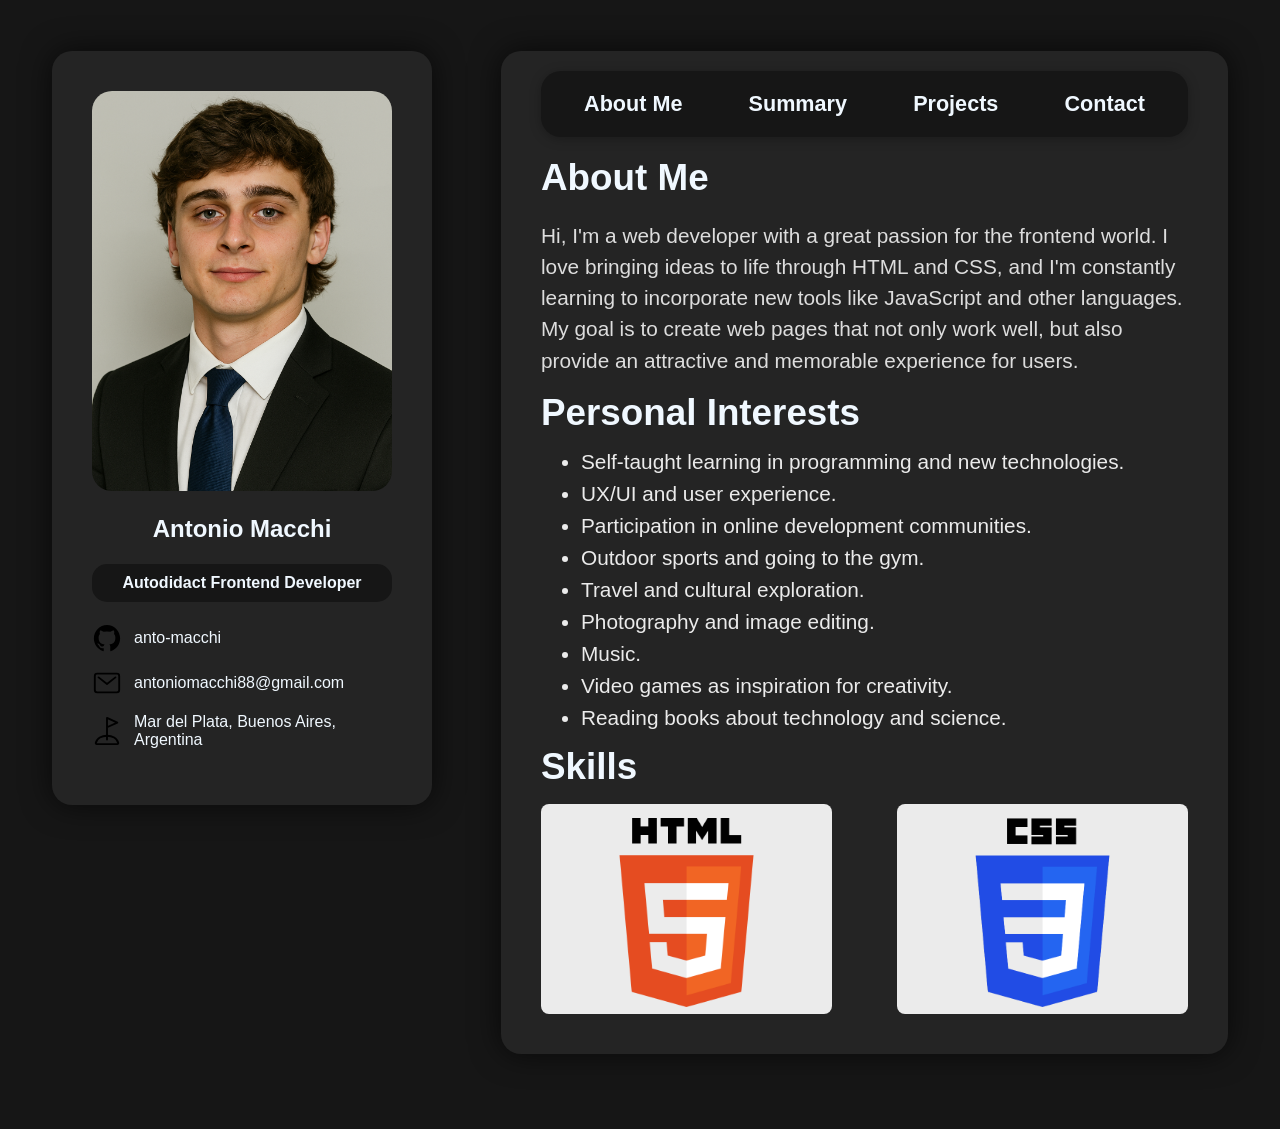
<file: index.html>
<!DOCTYPE html>
<html lang="en">
  <head>
    <meta charset="UTF-8" />
    <meta name="viewport" content="width=device-width, initial-scale=1.0" />
    <title>Antonio Macchi</title>
    <link rel="stylesheet" href="homestyle.css" />
    <link rel="icon" href="./logos/mini logo portfolio.png" type="image/png" />
  </head>
  <body>
    <main class="main-content">
      <aside class="side-bar">
        <div class="foto-perfil">
          <img src="./fotos/foto-cv.png" alt="" />
        </div>
        <div class="titulos">
          <h2>Antonio Macchi</h2>
          <h4>Autodidact Frontend Developer</h4>
        </div>
        <button class="contact-toggle-btn" onclick="toggleContacts()">
          Show Contacts
        </button>
        <ul id="contact-list">
          <li>
            <div class="icon"><img src="./logos/logo-github.svg" alt="" /></div>
            <a
              href="https://github.com/anto-macchii"
              target="_blank"
              rel="noopener noreferrer"
              >anto-macchi</a
            >
          </li>

          <li>
            <div class="icon">
              <img src="./logos/mail-outline.svg" alt="" />
            </div>
            <a
              href="mailto:antoniomacchi88@gmail.com"
              target="_blank"
              rel="noopener noreferrer"
              >antoniomacchi88@gmail.com</a
            >
          </li>
          <li>
            <div class="icon">
              <img src="./logos/golf-outline.svg" alt="" />
            </div>
            <a
              href="https://www.google.com/maps/place/Mar+del+Plata,+Buenos+Aires,+Argentina"
              target="_blank"
              rel="noopener noreferrer"
            >
              Mar del Plata, Buenos Aires, Argentina
            </a>
          </li>
        </ul>
      </aside>
      <article>
        <header class="article-header">
          <nav>
            <ul class="nav-list">
              <li>
                <a
                  href="#"
                  onclick="showSection('about'); event.preventDefault();"
                  >About Me</a
                >
              </li>
              <li>
                <a
                  href="#"
                  onclick="showSection('resumen'); event.preventDefault();"
                  >Summary</a
                >
              </li>
              <li>
                <a
                  href="#"
                  onclick="showSection('projects'); event.preventDefault();"
                  >Projects</a
                >
              </li>
              <li>
                <a
                  href="#"
                  onclick="showSection('contact'); event.preventDefault();"
                  >Contact</a
                >
              </li>
            </ul>
          </nav>
        </header>
        <main class="article-main">
          <section id="about" class="section">
            <h2>About Me</h2>
            <p>
              Hi, I'm a web developer with a great passion for the frontend
              world. I love bringing ideas to life through HTML and CSS, and I'm
              constantly learning to incorporate new tools like JavaScript and
              other languages. My goal is to create web pages that not only work
              well, but also provide an attractive and memorable experience for
              users.
            </p>
            <h2>Personal Interests</h2>
            <div class="list-ip">
              <ul>
                <li>
                  Self-taught learning in programming and new technologies.
                </li>
                <li>UX/UI and user experience.</li>
                <li>Participation in online development communities.</li>
                <li>Outdoor sports and going to the gym.</li>
                <li>Travel and cultural exploration.</li>
                <li>Photography and image editing.</li>
                <li>Music.</li>
                <li>Video games as inspiration for creativity.</li>
                <li>Reading books about technology and science.</li>
              </ul>
            </div>
            <h2>Skills</h2>
            <div class="skills-container">
              <div class="skill html-skill">
                <img src="./fotos/HTML5_logo_and_wordmark.svg.png" alt="" />
              </div>
              <div class="skill css-skill">
                <img src="./fotos/CCS3_logo_and_wordmark.svg.png" alt="" />
              </div>
            </div>
          </section>
          <section id="resumen" class="section">
            <h2>Summary</h2>
            <div class="timeline-container">
              <div class="timeline-block">
                <div class="timeline-title">
                  <img
                    src="./logos/book-outline.svg"
                    alt="Education"
                    class="timeline-icon"
                  />
                  <h3>Education</h3>
                </div>
                <ul class="timeline-list">
                  <li>
                    <div class="timeline-dot"></div>
                    <div>
                      <strong>Commerce Employees Union, Argentina</strong><br />
                      Web design course oriented to frontend (SEO, optimization,
                      etc.)<br />
                      <span class="timeline-date">2025 — Present</span>
                    </div>
                  </li>
                   <li>
                    <div class="timeline-dot"></div>
                    <div>
                      <strong
                        >Instituto Albert Einstein School, Argentina</strong
                      ><br />
                      High School Diploma Oriented to Natural Sciences<br />
                      <span class="timeline-date">2024</span>
                    </div>
                  </li>
                </ul>
              </div>
              <div class="timeline-block">
                <div class="timeline-title">
                  <img
                    src="./logos/folder-open-outline.svg"
                    alt="Experience"
                    class="timeline-icon"
                  />
                  <h3>Work Experience</h3>
                </div>
                <ul class="timeline-list">
                  <li>
                    <div class="timeline-dot"></div>
                    <div>
                      <strong>Freelance Frontend Developer</strong><br />
                      Web projects for private clients<br />
                      <span class="timeline-date">2023 — Present</span>
                    </div>
                  </li>
                  
                  <li>
                    <div class="timeline-dot"></div>
                    <div>
                      <strong>Car Interior Detailing</strong><br />
                      Ponele Brillo 397 Company, Mar del Plata, Argentina<br />
                      <span class="timeline-date">JUL 2025 — OCT 2025</span>
                    </div>
                  </li>
                   <li>
                    <div class="timeline-dot"></div>
                    <div>
                      <strong
                        >Packer and Distributor of Manufactured Products</strong
                      ><br />
                      Brandless Company, Mar del Plata, Argentina<br />
                      <span class="timeline-date">APR 2025 — JUL 2025</span>
                    </div>
                  </li>
                   <li>
                    <div class="timeline-dot"></div>
                    <div>
                      <strong>Administrative Assistant at Tourist Center</strong
                      ><br />
                      San Sebastian Company, Mar del Plata, Argentina<br />
                      <span class="timeline-date">JAN 2025 — MAR 2025</span>
                    </div>
                  </li>
                  <li>
                    <div class="timeline-dot"></div>
                    <div>
                      <strong>Counter Customer Service </strong><br />
                      Chiringo de Playa Grande Company, Mar del Plata,
                      Argentina<br />
                      <span class="timeline-date">DEC 2024 — JAN 2025</span>
                    </div>
                  </li>


                  <!-- Add more experiences if you wish -->
                </ul>
              </div>
            </div>
          </section>
          <section id="projects" class="section">
            <h2>Projects</h2>
            <div class="grid-projects">
              <div class="project-card">
                <img
                  src="./fotos/Carzone.png"
                  alt="Project 1"
                  class="project-image"
                />
                <h3 class="project-title">CarZone</h3>
                <p class="project-description">
                  First project I made with HTML and CSS during high school,
                  using my self-taught knowledge. It’s an informative page about
                  high-end cars. (I recently improved it by incorporating new
                  knowledge and with the help of Copilot for the JavaScript
                  part).
                </p>
                <a
                  href="https://github.com/anto-macchii/CarZone-Car-information-page-with-HTML-CSS-and-JavaScript."
                  class="btn-link"
                  target="_blank"
                  >See Project</a
                >
              </div>
              <div class="project-card">
                <img
                  src="./fotos/NPM-Shop.png"
                  alt="Project 3"
                  class="project-image"
                />
                <h3 class="project-title">NPM Shop</h3>
                <p class="project-description">
                  NPM Shop is a fictional clothing store that I developed as a
                  project during the web design course at the Commerce Workers'
                  Union. I used HTML and CSS to create an attractive and
                  functional interface, focusing on the user experience.
                </p>
                <a
                  href="https://github.com/anto-macchii/NPM-Shop"
                  class="btn-link"
                  target="_blank"
                  >See Project</a
                >
              </div>
              <div class="project-card">
                <img
                  src="./fotos/RecetasGo.png"
                  alt="Project 2"
                  class="project-image"
                />
                <h3 class="project-title">RecetasGo</h3>
                <p class="project-description">
                  RecetasGo is a recipe page where you can find a wide variety
                  of dishes. It only includes the HTML and CSS for what would be
                  the main page. This was an activity I completed in the web
                  design course at the Commerce Employees Union.
                </p>
                <a
                  href="https://github.com/anto-macchii/RecetasGo"
                  class="btn-link"
                  target="_blank"
                  >See Project</a
                >
              </div>
              <div class="project-card">
                <img
                  src="./fotos/travel vision.png"
                  alt="Project 3"
                  class="project-image"
                />
                <h3 class="project-title">Travel Vision</h3>
                <p class="project-description">
                  Travel Vision is an informative page about tourism in Pokhara,
                  which I made as an activity in the web design course at the
                  Commerce Employees Union. Using only CSS and HTML I created a
                  visually appealing and user-friendly interface.
                </p>
                <a
                  href="https://github.com/anto-macchii/Travel-Vision"
                  class="btn-link"
                  target="_blank"
                  >See Project</a
                >
              </div>
              <div class="project-card">
                <img
                  src="./fotos/metafit.png"
                  alt="Project 3"
                  class="project-image"
                />
                <h3 class="project-title">MetaFitness</h3>
                <p class="project-description">
                  MetaFitness is a fitness-focused website that I developed as
                  part of a web design course. The project showcases my ability
                  to create a clean and modern layout using only HTML and CSS.
                </p>
                <a
                  href="https://github.com/anto-macchii/MetaFitness"
                  class="btn-link"
                  target="_blank"
                  >See Project</a
                >
              </div>
              <div class="project-card">
                <img
                  src="./fotos/hallowfest.png"
                  alt="Project 3"
                  class="project-image"
                />
                <h3 class="project-title">HallowFest</h3>
                <p class="project-description">
                  Hallowfest is a Halloween-themed event website that I created
                  as part of a web design course. The project highlights my
                  ability to design engaging and festive layouts using only HTML
                  and CSS.
                </p>
                <a
                  href="https://github.com/anto-macchii/HallowFest"
                  class="btn-link"
                  target="_blank"
                  >See Project</a
                >
              </div>
            </div>
          </section>
          <section id="contact" class="section">
            <h2>Contact</h2>
            <div class="contact-form">
              <form action="">
                <label for="name">Full Name:</label>
                <input type="text" id="name" name="name" required />
                <label for="email">Email:</label>
                <input type="email" id="email" name="email" required />
                <label for="message">Message:</label>
                <textarea id="message" name="message" required></textarea>
                <button type="submit">Send</button>
              </form>
            </div>
          </section>
        </main>
      </article>
    </main>
    <script src="main.js"></script>
  </body>
</html>
</file>
<file: homestyle.css>
body {
  font-family: "Arial", sans-serif;
  color: aliceblue;
  margin: 0;
  padding: 0;
  background-color: #161616;
}

/*----------- Estilos para la sección principal -----------*/

.main-content {
  max-width: 1200px;
  margin-inline: auto;
  display: flex;
  justify-content: center;
  align-items: stretch;
  gap: 45px;
  margin-top: 4%;
  container-type: inline-size;
  container-name: main-content;
}

/*----------- querys SECCION PRINCIPAL -----------*/

@media (max-width: 1140px) {
  .main-content {
    flex-direction: column;
    align-items: center;
  }

  .foto-perfil img {
    height: auto;
    width: 100%;
  }
}

/*----------- FIN DE querys SECCION PRINCIPAL -----------*/

/*----------- FIN DE ESTILOS SECCION PRINCIPAL -----------*/

/*----------- SIDE BAR -----------*/

.side-bar {
  background-color: #242424;
  border-radius: 20px;
  padding: 40px;
  width: 300px;
  height: fit-content;
  margin: 0 12px 75px;
  position: sticky;
  top: 20px;
  box-shadow: 0 0 30px 0 #000002a6;
}

.foto-perfil img {
  height: 400px;
  width: 300px;
  object-fit: cover;
  border-radius: 20px;
}

.contact-toggle-btn {
  display: none;
      margin: 50px 0 0 0;
}

.side-bar ul {
  list-style: none;
  padding: 0;
}

.icon {
  height: 30px;
}

.side-bar li {
  display: flex;
  align-items: center;
  margin-bottom: 15px;
}

.side-bar .icon {
  margin-right: 12px;
}

.side-bar .icon img {
  width: 30px;
  height: 30px;
}

.side-bar a,
span {
  color: aliceblue;
  text-decoration: none;
  font-size: 1em;
}

.titulos {
  text-align: center;
  margin-bottom: 20px;
}

.titulos h4 {
  background-color: #161616;
  padding: 10px;
  border-radius: 15px;
}



/*----------- querys sidebar -----------*/
@media (max-width: 768px) {
  .side-bar {
    position: static !important;
  }

.contact-toggle-btn{
  padding: 0;
  margin-top: 0;
}

}
@media (max-width: 1140px) {
  .side-bar {
    box-sizing: border-box;
    width: 97%;
    margin-bottom: 40px;
    display: flex;
    flex-direction: row;
    align-items: center;
    justify-content: center;
    gap: 20px;
    flex-wrap: wrap;
  }

  /* Oculta la lista de contactos por defecto en mobile/tablet */
  .side-bar ul {
    display: none;
    flex-direction: column;
    align-items: flex-start;
    width: 100%;
    margin-top: 12px;
    background: #242424;
    border-radius: 12px;
    padding: 0;
  }

  /* Muestra la lista cuando tiene la clase 'show' */
  .side-bar ul.show {
    display: flex;
  }

  /* Estilo para el botón de mostrar contactos */
  .contact-toggle-btn {
    display: inline-block;
    background: #008cff;
    color: #fff;
    border: none;
    border-radius: 8px;
    padding: 10px 18px;
    font-size: 1em;
    font-weight: bold;
    cursor: pointer;
    transition: background 0.2s;
    width: 50%;
    text-align: center;
  }
  .contact-toggle-btn:hover {
    background: #48e;
  }

  /* Animación para mostrar/ocultar la lista de contactos */
  .side-bar ul {
    transition: max-height 0.7s cubic-bezier(0.4, 0, 0.2, 1),
      opacity 0.7s cubic-bezier(0.4, 0, 0.2, 1);
    overflow: hidden;
    max-height: 0;
    opacity: 0;
    display: flex; /* Mantener flex para animación */
    flex-direction: column;
    align-items: flex-start;
    width: 100%;
    margin-top: 12px;
    background: #242424;
    border-radius: 12px;
    padding: 0;
  }

  .side-bar ul.show {
    max-height: 500px; /* Suficiente para todos los items */
    opacity: 1;
    padding: 12px 0 0 0;
    transition: max-height 0.8s cubic-bezier(0.4, 0, 0.2, 1),
      opacity 0.8s cubic-bezier(0.4, 0, 0.2, 1);
  }
}

/*----------- FIN DE querys sidebar -----------*/

/*----------- ARTICULO -----------*/

article {
  background-color: #242424;
  border-radius: 20px;
  padding: 40px;
  padding-top: 20px;
  flex: 1;
  margin: 0 12px 75px;
  position: relative; 
  box-shadow: 0 0 30px 0 #000002a6;
}

.article-main {
  position: relative;
}

.nav-list {
  background-color: #161616;
  padding: 20px 20px;
  border-radius: 20px;
  display: flex;
  flex-direction: row;
  align-items: center;
  justify-content: space-around;
  gap: 20px;
  margin: 20px 0;
  margin-top: 0;
  min-width: unset; /* Elimina el ancho mínimo */
  min-height: unset; /* Elimina la altura mínima */
  box-shadow: 0 2px 12px #0004;
}

.nav-list a {
  color: aliceblue;
  text-decoration: none;
  font-size: 1.35em;
  font-weight: bold;
  transition: color 0.3s;
}

ul.nav-list {
  list-style: none;
}

.nav-list a:hover {
  color: #48e;
}

.section {
  display: none;
  opacity: 0;
  transition: opacity 0.4s;
}

.section.active {
  display: block;
  opacity: 1;
  animation: fadeIn .6s;
}

@keyframes fadeIn {
  from {
    opacity: 0;
    transform: translateY(10px);
  }
  to {
    opacity: 1;
    transform: translateY(0);
  }
}

.section-header {
  display: flex;
  align-items: center;
  justify-content: space-between;
  margin-bottom: 32px;
  gap: 24px;
}

.section h2 {
  margin: 0;
  font-size: 2.3em;
}

.section-header .nav {
  margin: 0;
  padding: 0;
  box-shadow: none;
}

.article-main p {
  margin-bottom: 16px;
  font-size: 1.3em;
  line-height: 1.5em;
  text-overflow: balance;
  text-wrap: wrap;
  color: #dddddd;
}

/*----------- querys ARTICULO -----------*/



@media (max-width: 768px) {
  article {
    width: 100%;
  }

 .article-header  ul{
    padding: 20px 20px;
    margin: 0;
    margin-bottom: 30px;
    display: flex;
    flex-direction: row;
    gap: 10px;

  }

  nav {
    padding: 0;
    margin: 0;
    display: flex;
    flex-direction: row;
    gap: 10px;
    width: 100%;
  }

  .nav-list a {
    font-size: 1em;
  }
  
}

@media (max-width: 1140px) {
  article {
    padding: 20px;
    width: 90%;
  }

  .article-header {
    display: flex;
    justify-content: center;
    flex-direction: column;
    align-items: center;
  }

  .nav-list {
    background-color: #161616;
    box-shadow: 0 2px 12px #0004;
    display: flex;
    flex-direction: row;
    align-items: center;
    justify-content: space-between;
    gap: 10px;
    margin: 0;
    border-radius: 20px;
    margin-bottom: 20px;
    padding: 20px;
    width: 100%;
  }

  .section h2 {
    margin: 0;
    font-size: 2em;
  }

  .article-main p {
    font-size: 1em;
    font-weight: lighter;
    color: #ebebeb;
  }
}
/*----------- FIN DE querys ARTICULO -----------*/


/*----------- SOBRE MI -----------*/



.list-ip li {
  margin-bottom: 8px;
  font-size: 1.3em;
  font-weight: 500;
  color: #ebebeb;
}

.skills-container {
  display: flex;
  gap: 10%;
  margin-top: 16px;
}

.skill {
  flex: 1;
  height: 210px;
  border-radius: 8px;
  background-color: #ebebeb;
}

.skill img {
  width: 90%;
  height: 90%;
  object-fit: contain;
  margin: 5%;
}

/*----------- SOBRE MI FINAL -----------*/

/*----------- RESUMEN -----------*/

/* Timeline container */
.timeline-container {
  display: flex;
  flex-direction: column;
  gap: 40px;
  margin-top: 10px;
}

/* Timeline block (Educación, Experiencia) */
.timeline-block {
  border-radius: 16px;
  padding: 28px 24px;
}

/* Timeline title with icon */
.timeline-title {
  display: flex;
  align-items: center;
  gap: 30px;
  margin-bottom: 18px;
}

.timeline-title h3 {
  font-size: 1.5em;
  color: #fff;
  margin: 0 0 0 30px;
}

.timeline-icon {
  width: 30px;
  height: 30px;
  position: absolute;
  left: 10px;
}

/* Timeline list */
.timeline-list {
  list-style: none;
  margin: 0;
  padding: 0 0 0 24px;
  border-left: 2px solid #444;
  position: relative;
}

.timeline-list li {
  position: relative;
  margin-bottom: 32px;
  padding-left: 18px;
}

.timeline-list li:last-child {
  margin-bottom: 0;
}

/* Timeline dot */
.timeline-dot {
  position: absolute;
  left: -34px;
  top: 5px;
  width: 14px;
  height: 14px;
  background: #232323;
  border: 3px solid #48e;
  border-radius: 50%;
  box-shadow: 0 0 0 4px #161616;
}

/* Timeline date */
.timeline-date {
  color: #008cff;
  font-size: 1em;
  font-weight: 500;
  letter-spacing: 0.5px;
  display: block;
  margin-top: 4px;
}

/*----------- RESUMEN FINAL -----------*/

/*----------- CONTACTO -----------*/

.contact-form {
  display: flex;
  flex-direction: column;
  gap: 12px;
  height: 100%;
  padding: 50px;
}

.contact-form form {
  display: flex;
  flex-direction: column;
  gap: 12px;
  height: 100%;
}

.contact-form label {
  font-weight: bold;
}

.contact-form textarea {
  resize: vertical;
  min-height: 450px;
  max-height: 600px;
  border-top: #008cff 1px solid;
}

.contact-form input,
.contact-form textarea {
  background-color: #242424;
  color: #fff;
  border: none;
  border-bottom: #008cff 1px solid;
  padding: 10px;
  margin-bottom: 15px;
}

input:focus-visible {
  outline: none;
}

.contact-form button {
  padding: 10px 16px;
  background-color: #008cff;
  border: none;
  border-radius: 4px;
  color: white;
  cursor: pointer;
    transition: background-color 0.3s;
}

.contact-form button:hover {
  background-color: rgb(0, 102, 255);
}

/*----------- CONTACTO FINAL -----------*/




/*-----------  PROYECTOS -----------*/

.grid-projects{
  display: grid;
  grid-template-columns: repeat(auto-fit, minmax(250px, 1fr));
  gap: 25px;
  padding: 30px 0;
}

.project-card {
  padding: 10px;
  background-color: #161616;
  border-radius: 12px;
  box-shadow: 0 0 15px 0 #000002a6;
  overflow: hidden;
  display: flex;
  flex-direction: column;
  transition: transform 0.3s, box-shadow 0.3s;
}


.project-card h3 {
  margin: 0;
  margin-top: 10px;
  font-size: 1.2em;
}

.project-card p {
  flex-grow: 1;
  font-size: 1em;
  color: #dddddd;
  margin: 10px 0;
}

.project-card img {
  width: 100%;
  height: 160px;
  border-radius: 12px;
  margin-bottom: 15px;
}

.btn-link {
  display: inline-block;
  padding: 10px 15px;
  background-color: #008cff;
  color: white;
  text-decoration: none;
  border-radius: 8px;
  text-align: center;
  font-weight: bold;
  transition: background-color 0.3s;
}

.btn-link:hover {
  background-color: rgb(0, 102, 255);
}

.project-card:hover {
  transform: translateY(-5px);
  box-shadow: 0 10px 25px 0 #000002a6;
}


/*----------- querys PROYECTOS -----------*/

/*----------- FIN DE PROYECTOS -----------*/


/*----------- FIN DE ARTICULO -----------*/
</file>
